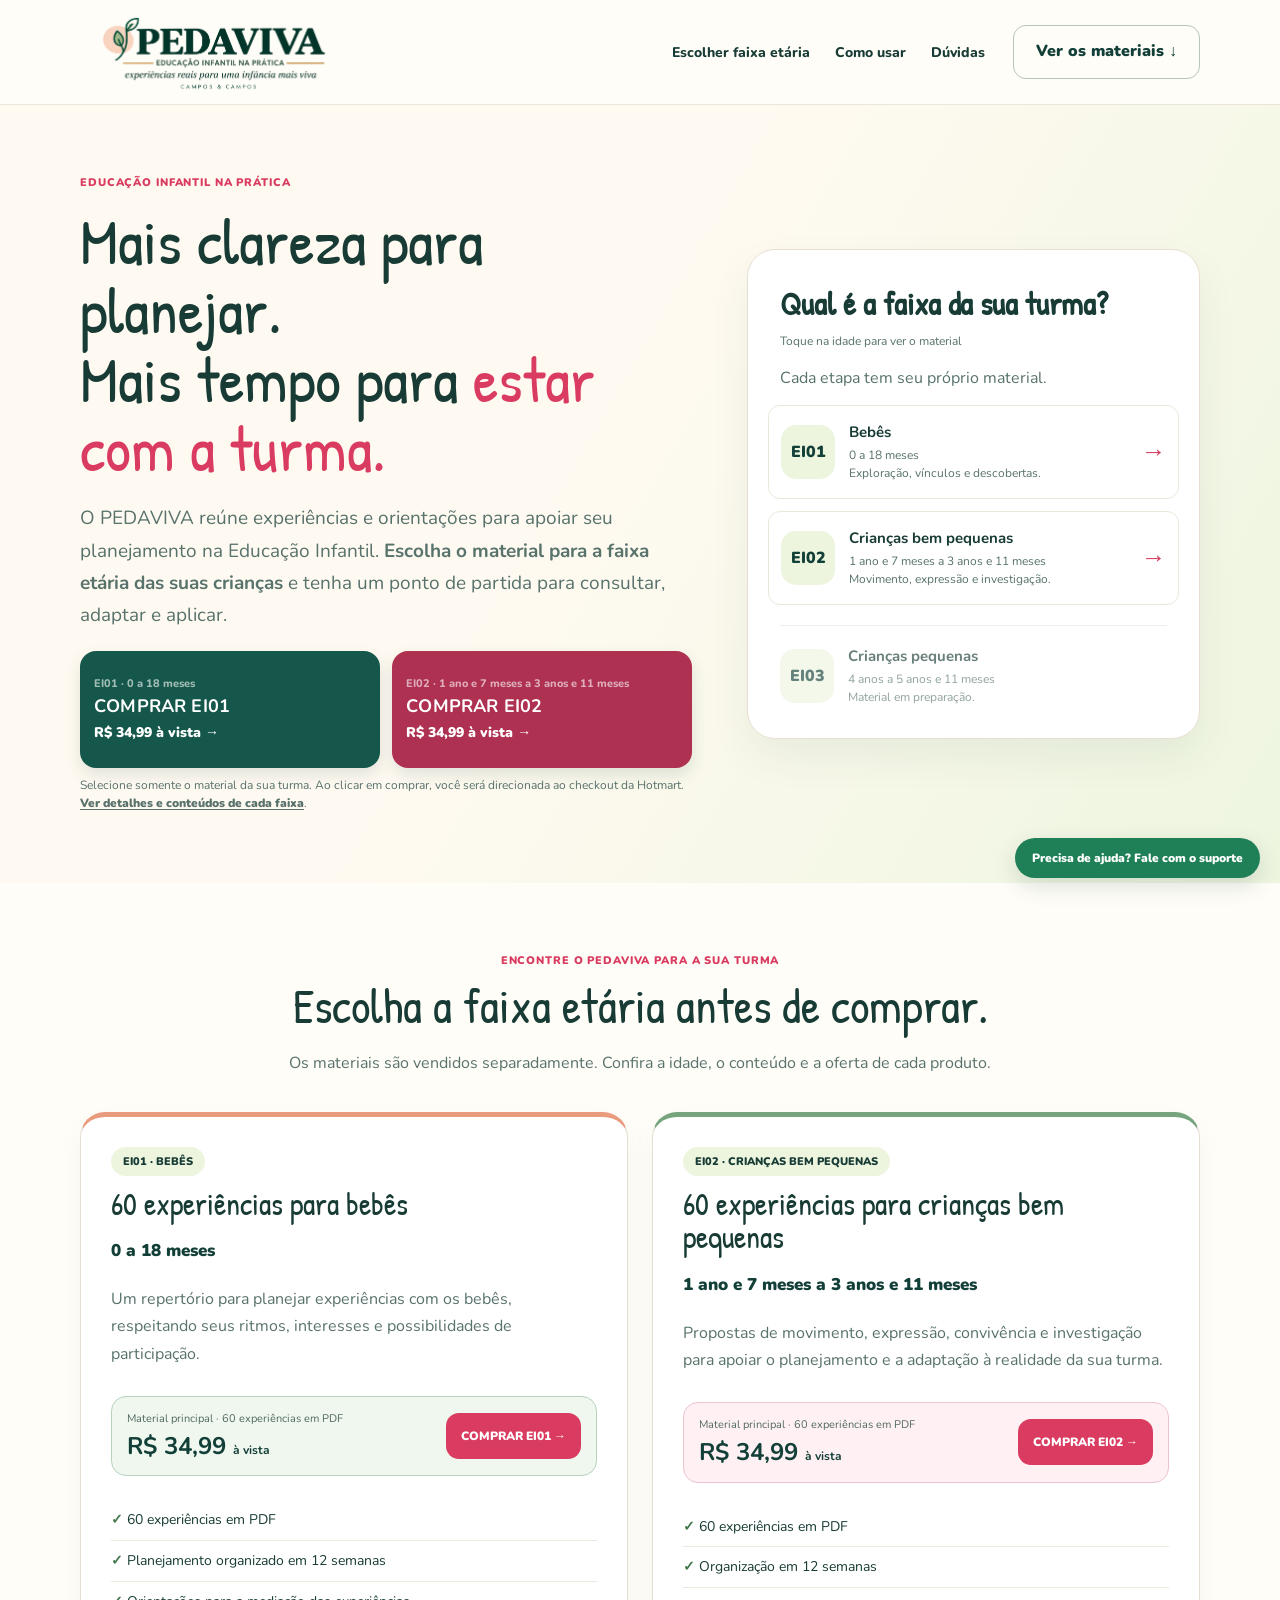
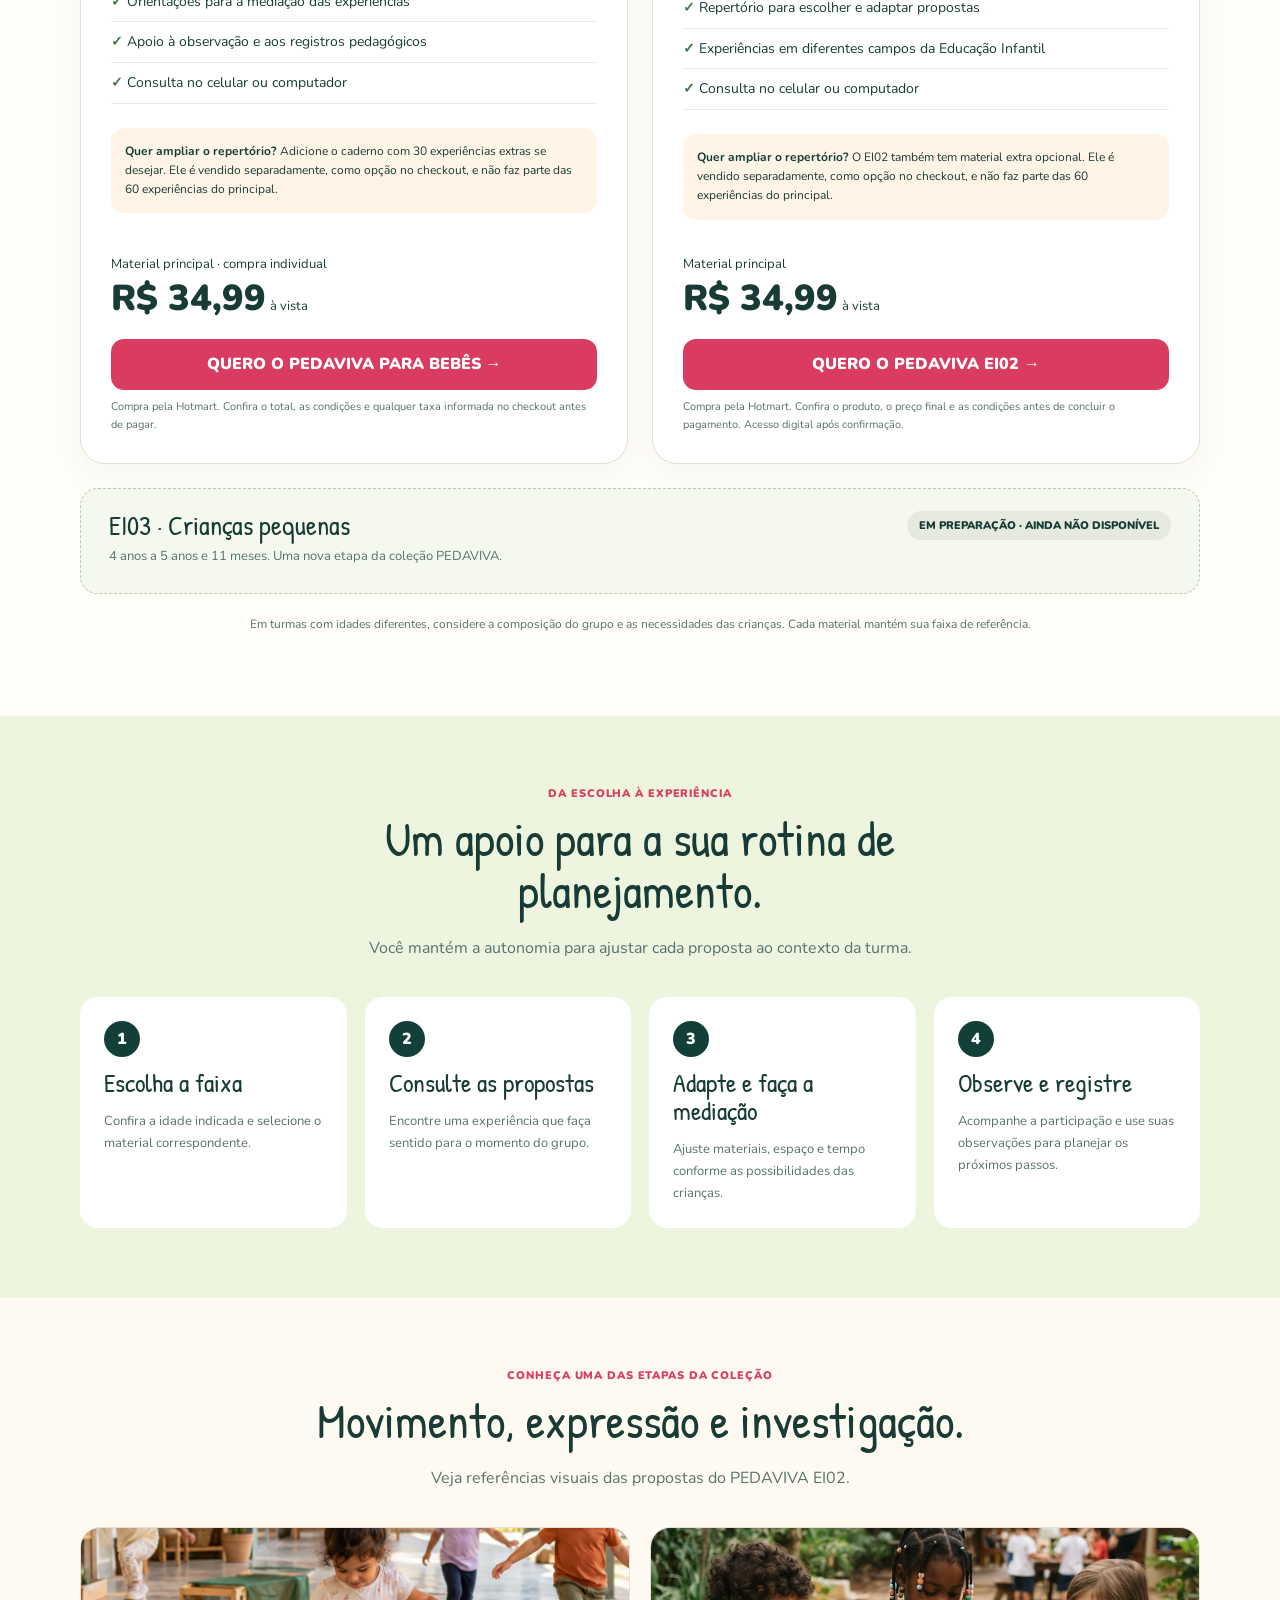
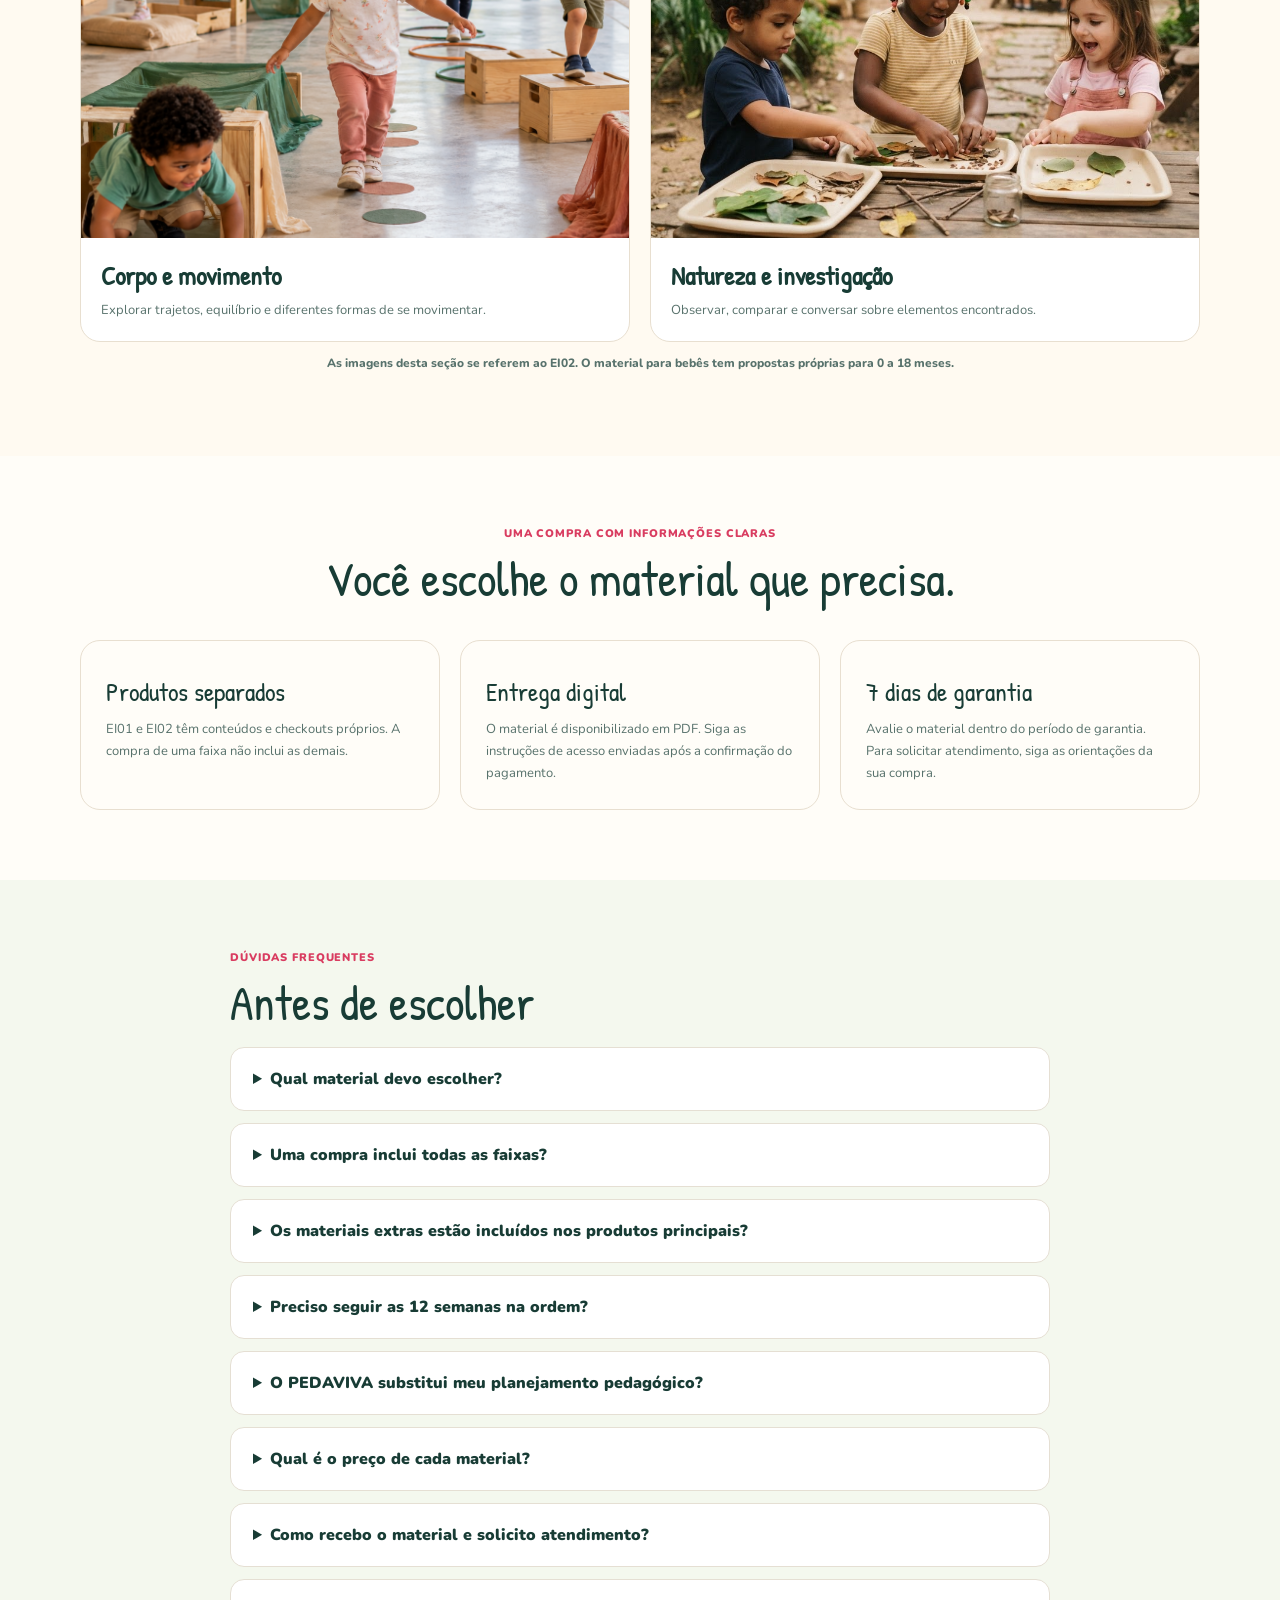
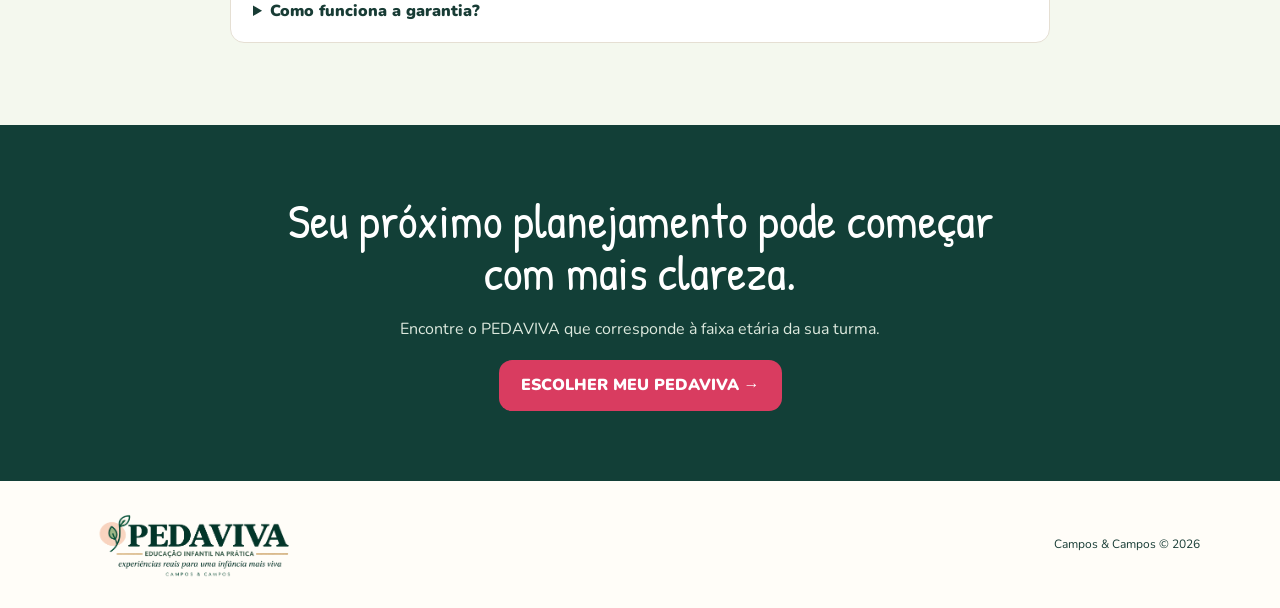
<file: index.html>
<!doctype html>
<html lang="pt-BR"><head><meta charset="utf-8"><meta name="viewport" content="width=device-width,initial-scale=1">
<title>PEDAVIVA | Escolha o material para a faixa etária da sua turma</title>
<meta name="description" content="Planeje a Educação Infantil com o PEDAVIVA. Escolha o material para bebês de 0 a 18 meses ou crianças de 1 ano e 7 meses a 3 anos e 11 meses.">
<meta name="theme-color" content="#123f37">
<link rel="preconnect" href="https://fonts.googleapis.com"><link rel="preconnect" href="https://fonts.gstatic.com" crossorigin><link href="https://fonts.googleapis.com/css2?family=Nunito:wght@400;600;700;800;900&family=Patrick+Hand&display=swap" rel="stylesheet">
<!-- Meta Pixel Code --><script>!function(f,b,e,v,n,t,s){if(f.fbq)return;n=f.fbq=function(){n.callMethod?n.callMethod.apply(n,arguments):n.queue.push(arguments)};if(!f._fbq)f._fbq=n;n.push=n;n.loaded=!0;n.version='2.0';n.queue=[];t=b.createElement(e);t.async=!0;t.src=v;s=b.getElementsByTagName(e)[0];s.parentNode.insertBefore(t,s)}(window,document,'script','https://connect.facebook.net/en_US/fbevents.js');fbq('init','1108763338752121');fbq('track','PageView');fbq('track','ViewContent',{content_name:'PEDAVIVA',content_category:'Educação Infantil'});</script><noscript><img height="1" width="1" style="display:none" src="https://www.facebook.com/tr?id=1108763338752121&ev=PageView&noscript=1" alt=""></noscript><!-- End Meta Pixel Code -->
<link rel="icon" type="image/png" href="assets/logo-oficial.png"><meta property="og:title" content="PEDAVIVA — Escolha o material para a sua turma"><meta property="og:description" content="60 experiências por faixa etária, em PDF. Escolha EI01 ou EI02 e planeje com mais clareza."><meta property="og:type" content="website"><meta property="og:url" content="https://camposecampos.github.io/pedaviva/"><meta property="og:image" content="https://camposecampos.github.io/pedaviva/assets/logo-oficial.png"><style>
:root{--deep:#123f37;--pink:#d93c60;--cream:#fffaf1;--mint:#edf5df;--ink:#183c35;--muted:#58726c}*{box-sizing:border-box}html{scroll-behavior:smooth}body{margin:0;font-family:Nunito,sans-serif;color:var(--ink);background:#fffdf8}img{max-width:100%;display:block}a{color:inherit}.wrap{width:min(1120px,calc(100% - 40px));margin:auto}header{position:sticky;top:0;background:#fffdf8f5;border-bottom:1px solid #ece6da;z-index:20}.nav{display:flex;gap:28px;align-items:center;min-height:78px}.brand{text-decoration:none;display:flex;align-items:center;flex-shrink:0;width:270px}.brand img{width:100%;height:auto;display:block}.nav{min-height:104px}.leaf{width:35px;height:35px;background:#f8d9cd;color:#47745e;border-radius:50%;display:grid;place-items:center;font-size:25px}.brand strong{display:block;font-family:Georgia,serif;letter-spacing:.02em;font-size:27px;color:#185847}.brand small{display:block;font-size:8px;letter-spacing:.08em}nav{margin-left:auto;display:flex;gap:25px}nav a{text-decoration:none;font-weight:800;font-size:14px}.button{display:inline-flex;align-items:center;justify-content:center;gap:8px;border-radius:13px;padding:15px 22px;background:var(--pink);color:white;text-decoration:none;font-weight:900;border:0;font-family:inherit;cursor:pointer;line-height:1.35}.button:hover{background:#bf2e50}.secondary{background:transparent;color:var(--deep);border:1px solid #b5c5b9}.secondary:hover{background:var(--mint)}a:focus-visible,button:focus-visible,summary:focus-visible{outline:3px solid #e39418;outline-offset:4px}.tag{font-size:11px;font-weight:900;letter-spacing:.08em;color:var(--pink)}h1,h2,h3{font-family:"Patrick Hand",cursive;font-weight:400;line-height:1.08}h1{font-size:clamp(42px,5vw,64px);margin:16px 0 20px}h2{font-size:clamp(35px,4vw,48px);margin:12px 0 18px}h3{font-size:31px;margin:12px 0}p{line-height:1.7;color:var(--muted)}section{padding:70px 0;scroll-margin-top:95px}.hero{background:linear-gradient(120deg,#fffaf1 45%,#edf5df)}.hero-grid{display:grid;grid-template-columns:1.15fr .85fr;gap:55px;align-items:center}.lead{font-size:19px}.hero em{color:var(--pink);font-style:normal}.hero .button{margin:12px 0}.assurance{font-size:12px;line-height:1.6;color:var(--muted)}.hero-panel{border-radius:28px;padding:32px;background:#fff;border:1px solid #e8dfd0;box-shadow:0 18px 40px #123f3710}.hero-panel>strong{display:block;font-family:"Patrick Hand",cursive;font-size:32px}.age-line{display:flex;gap:14px;align-items:center;margin-top:20px;padding-top:20px;border-top:1px solid #e8e5dc;text-decoration:none}.age-line>span:first-child{display:grid;place-items:center;width:54px;height:54px;flex-shrink:0;background:var(--mint);border-radius:15px;font-weight:900;color:var(--deep)}.age-line b{display:block;font-size:15px}.age-line small{display:block;margin-top:4px;color:var(--muted);font-size:12px;line-height:1.5}.section-head{max-width:760px;margin:0 auto 35px;text-align:center}.product-grid{display:grid;grid-template-columns:repeat(2,minmax(0,1fr));gap:24px}.product{border-radius:25px;padding:30px;background:white;border:1px solid #e5dfd3;box-shadow:0 12px 30px #123f3709;scroll-margin-top:100px;display:flex;flex-direction:column}.product.ei01{border-top:5px solid #e99b7e}.product.ei02{border-top:5px solid #76a47d}.badge{display:inline-flex;align-self:flex-start;background:var(--mint);padding:7px 12px;border-radius:20px;font-size:11px;font-weight:900}.age{font-size:17px;font-weight:900;margin:4px 0;color:var(--deep)}.product ul{padding:0;list-style:none;margin:12px 0 24px}.product li{line-height:1.55;padding:9px 0;border-bottom:1px solid #eee9de;font-size:14px}.product li::before{content:"✓ ";color:#42784c;font-weight:900}.price{margin-top:auto;padding-top:12px}.price small{font-size:13px}.price strong{font-size:36px;font-weight:900}.product .button{width:100%;margin:16px 0 8px}.purchase-note{font-size:11px;margin:0;line-height:1.6}.extra{background:#fff4e6;border-radius:13px;padding:14px;font-size:12px;line-height:1.6;margin-bottom:20px}.extra b{color:var(--deep)}.upcoming{border:1px dashed #b9c8b6;border-radius:18px;display:flex;align-items:center;gap:25px;padding:22px 28px;margin-top:24px;background:#f4f8ee}.upcoming h3{font-size:27px;margin:0}.upcoming p{margin:4px 0;font-size:13px}.upcoming .badge{margin-left:auto;background:#e6e9df;white-space:nowrap}.selection-note{font-size:12px;text-align:center;margin-top:20px}.how{background:var(--mint)}.steps{display:grid;grid-template-columns:repeat(4,minmax(0,1fr));gap:18px}.steps article{background:white;border-radius:18px;padding:24px}.number{display:grid;place-items:center;width:36px;height:36px;border-radius:50%;background:var(--deep);color:white;font-weight:900}.steps h3{font-size:26px}.steps p{font-size:13px;margin-bottom:0}.samples{background:#fffaf1}.sample-grid{display:grid;grid-template-columns:1fr 1fr;gap:20px}.sample-grid figure{margin:0;background:white;border-radius:20px;overflow:hidden;border:1px solid #e8dfd0}.sample-grid img{width:100%;height:310px;object-fit:cover}.sample-grid figcaption{padding:20px}.sample-grid b{font-family:"Patrick Hand",cursive;font-size:26px}.sample-grid p{font-size:13px;margin:6px 0 0}.sample-label{font-size:12px;font-weight:800;text-align:center;line-height:1.6}.confidence-grid{display:grid;grid-template-columns:repeat(3,minmax(0,1fr));gap:20px}.confidence-grid article{border:1px solid #e8dfd0;border-radius:20px;padding:25px}.confidence-grid h3{font-size:26px}.confidence-grid p{font-size:13px;margin:0}.faq{background:#f4f8ee}.narrow{max-width:820px}.faq details{background:white;border:1px solid #e5dfd3;padding:19px 22px;margin:12px 0;border-radius:14px}.faq summary{cursor:pointer;font-weight:900;line-height:1.5}.faq details p{font-size:14px;margin-bottom:0}.last{text-align:center;background:var(--deep);color:white}.last p{color:#dde9de}.last h2{max-width:750px;margin:0 auto 18px}footer{padding:25px 0}.footer-line{display:flex;gap:20px;justify-content:space-between;font-size:12px}.support{position:fixed;bottom:22px;right:20px;z-index:30;border-radius:99px;background:#1f8057;color:white;padding:12px 17px;text-decoration:none;font-size:12px;font-weight:900;box-shadow:0 8px 22px #123f3725}.mobile-bar{display:none}.product:target{box-shadow:0 0 0 3px #e6b257,0 12px 30px #123f3709}
@media(max-width:850px){nav{gap:14px}.nav>.button{display:none}.hero-grid{grid-template-columns:1fr;gap:30px}.hero-panel{max-width:650px}.steps{grid-template-columns:1fr 1fr}.confidence-grid{grid-template-columns:1fr}.product{padding:24px}.upcoming{flex-wrap:wrap}.sample-grid img{height:260px}}
@media(max-width:600px){.wrap{width:calc(100% - 28px)}.nav{min-height:68px;gap:15px}.brand{width:195px}.brand strong{font-size:23px}.brand small{font-size:6px}.leaf{width:29px;height:29px}nav a{font-size:11px}nav a:not(:first-child){display:none}section{padding:48px 0}.hero-panel{padding:24px}.lead{font-size:17px}.product-grid,.sample-grid,.steps{grid-template-columns:1fr}.product h3{font-size:32px}.upcoming{padding:22px}.upcoming .badge{margin-left:0}.footer-line{flex-direction:column;gap:8px}.support{bottom:85px;right:12px;padding:10px 13px;font-size:11px}body{padding-bottom:75px}.mobile-bar{display:flex;position:fixed;bottom:8px;left:8px;right:8px;z-index:31;padding:10px 12px;background:white;border:1px solid #e5dfd3;border-radius:16px;box-shadow:0 8px 25px #123f3725;align-items:center;justify-content:space-between;gap:12px}.mobile-bar span{font-size:11px;font-weight:900}.mobile-bar .button{padding:12px 14px;font-size:11px}.sample-grid img{height:auto}.hero .button{width:100%}}
@media(prefers-reduced-motion:reduce){html{scroll-behavior:auto}}

.choice-hint{display:block;color:var(--muted);font-size:12px;margin-top:8px}
a.age-line{border-radius:12px;padding:16px 12px;margin:12px -12px 0;border:1px solid #e6eadd;transition:background .2s,transform .2s}
a.age-line:hover{background:#f1f7e7;transform:translateY(-2px)}
a.age-line:after{content:"→";margin-left:auto;color:var(--pink);font-size:25px}
.age-line.unavailable{opacity:.65}
.footer-brand{width:260px;display:block}
.footer-line{align-items:center}
.hero-panel p{margin-bottom:12px}
@media(max-width:850px){.brand{width:230px}.nav{min-height:88px}}
@media(max-width:600px){.brand{width:190px}.nav{min-height:80px}section{scroll-margin-top:92px}.footer-brand{width:250px}.footer-line{align-items:flex-start}.age-line b{font-size:14px}}

/* PEDAVIVA | Acesso ao checkout em destaque — mantém checkout individual por faixa */
.hero-buy{display:grid;grid-template-columns:repeat(2,minmax(0,1fr));gap:12px;margin:19px 0 8px}
.hero-buy>a{display:flex;flex-direction:column;align-items:flex-start;justify-content:center;min-height:117px;gap:5px;padding:15px 14px;border-radius:16px;text-decoration:none;background:#15584b;color:white;box-shadow:0 7px 16px #123f3720;transition:transform .16s ease,box-shadow .16s ease}
.hero-buy>a:nth-child(2){background:#ae3151}
.hero-buy>a:hover{transform:translateY(-2px);box-shadow:0 11px 24px #123f3730}
.hero-buy>a small{font-size:11px;line-height:1.3;font-weight:800;color:#fff9}
.hero-buy>a strong{font-size:18px;line-height:1.22;letter-spacing:.01em}
.hero-buy>a span{font-size:14px;font-weight:900;color:#fff}
.hero-buy-note{font-size:12px;line-height:1.55;margin:6px 0 0}
.hero-buy-note a{font-weight:900;text-decoration:underline;text-underline-offset:2px}
.quick-buy{display:flex;align-items:center;justify-content:space-between;flex-wrap:wrap;gap:12px;margin:12px 0 12px;padding:15px;border:1px solid #b8d1bd;border-radius:15px;background:#eff7ef}
.quick-buy>div{display:flex;flex-direction:column;gap:5px}
.quick-buy small{font-size:11px;line-height:1.35;color:#506961}
.quick-buy strong{font-size:24px;line-height:1.2;color:var(--deep);white-space:nowrap}
.quick-buy strong span{font-size:12px;font-weight:700}
.product .quick-buy .button{width:auto;margin:0;padding:13px 15px;min-height:46px;font-size:12px}
.product.ei02 .quick-buy{background:#fff1f3;border-color:#edc3cf}
.mobile-bar{gap:8px}
.mobile-buy{flex:1;min-width:0;display:flex;flex-direction:column;justify-content:center;align-items:center;text-align:center;gap:2px;padding:9px 5px;border-radius:12px;color:white;background:#15584b;text-decoration:none}
.mobile-buy.ei02{background:#ae3151}
.mobile-buy small{font-size:9px;font-weight:700;line-height:1.15;min-height:21px;display:flex;align-items:center;justify-content:center}
.mobile-buy strong{font-size:12px;line-height:1.25;font-weight:900}
.mobile-buy span{font-size:11px;line-height:1.1;font-weight:800}
@media(max-width:600px){body{padding-bottom:112px}.mobile-bar{bottom:6px;left:7px;right:7px;padding:7px;gap:7px;box-shadow:0 9px 25px #123f3744}.support{bottom:109px}.hero-buy{gap:8px}.hero-buy>a{min-height:105px;padding:12px 10px}.hero-buy>a strong{font-size:15px}.hero-buy>a span{font-size:12px}.hero-buy>a small{font-size:10px}.quick-buy{align-items:stretch}.quick-buy .button{flex:1;white-space:nowrap}}
@media(max-width:360px){.mobile-buy strong{font-size:11px}.mobile-buy small{font-size:8px}.quick-buy strong{font-size:22px}.hero-buy>a strong{font-size:14px}}

/* FIX: imagem do rodapé no iPhone — evita altura HTML fixa com largura limitada */
.footer-brand{display:inline-flex;align-items:center;max-width:100%;width:230px;overflow:hidden}
.footer-brand img{display:block;width:100%;max-width:100%;height:auto;max-height:82px;object-fit:contain;object-position:left center;flex-shrink:0}
.footer-line{align-items:center}
@media(max-width:600px){footer{padding:20px 0}.footer-brand{width:190px;max-width:100%}.footer-brand img{width:100%;height:auto;max-height:70px}.footer-line{align-items:flex-start;gap:10px}}
</style></head><body>
<header><div class="wrap nav"><a class="brand" href="#inicio" aria-label="PEDAVIVA — início"><img src="assets/logo-oficial.png" alt="PEDAVIVA — Educação Infantil na Prática, Campos &amp; Campos" width="2172" height="724" fetchpriority="high"></a><nav aria-label="Menu principal"><a href="#faixas">Escolher faixa etária</a><a href="#como-usar">Como usar</a><a href="#faq">Dúvidas</a></nav><a class="button secondary" href="#faixas">Ver os materiais ↓</a></div></header>
<main id="inicio">
<section class="hero"><div class="wrap hero-grid"><div><div class="tag">EDUCAÇÃO INFANTIL NA PRÁTICA</div><h1>Mais clareza para planejar.<br>Mais tempo para <em>estar com a turma.</em></h1><p class="lead">O PEDAVIVA reúne experiências e orientações para apoiar seu planejamento na Educação Infantil. <b>Escolha o material para a faixa etária das suas crianças</b> e tenha um ponto de partida para consultar, adaptar e aplicar.</p><div class="hero-buy" aria-label="Compra rápida por faixa etária">
<a class="checkout-link" data-product="PEDAVIVA EI01" data-content-id="pedaviva_ei01" data-value="34.99" href="https://pay.hotmart.com/P107945677Q?checkoutMode=10"><small>EI01 · 0 a 18 meses</small><strong>COMPRAR EI01</strong><span>R$ 34,99 à vista →</span></a>
<a class="checkout-link" data-product="PEDAVIVA EI02" data-content-id="pedaviva_ei02" data-value="34.99" href="https://pay.hotmart.com/N107901109J?off=hvl7hrnm&amp;checkoutMode=10"><small>EI02 · 1 ano e 7 meses a 3 anos e 11 meses</small><strong>COMPRAR EI02</strong><span>R$ 34,99 à vista →</span></a>
</div><p class="assurance hero-buy-note">Selecione somente o material da sua turma. Ao clicar em comprar, você será direcionada ao checkout da Hotmart. <a href="#faixas">Ver detalhes e conteúdos de cada faixa</a>.</p></div><div class="hero-panel"><strong>Qual é a faixa da sua turma?</strong><span class="choice-hint">Toque na idade para ver o material</span><p>Cada etapa tem seu próprio material.</p><a class="age-line" href="#ei01"><span>EI01</span><span><b>Bebês</b><small>0 a 18 meses<br>Exploração, vínculos e descobertas.</small></span></a><a class="age-line" href="#ei02"><span>EI02</span><span><b>Crianças bem pequenas</b><small>1 ano e 7 meses a 3 anos e 11 meses<br>Movimento, expressão e investigação.</small></span></a><div class="age-line unavailable" aria-label="EI03 em preparação, ainda não disponível"><span>EI03</span><span><b>Crianças pequenas</b><small>4 anos a 5 anos e 11 meses<br>Material em preparação.</small></span></div></div></div></section>
<section id="faixas"><div class="wrap"><div class="section-head"><div class="tag">ENCONTRE O PEDAVIVA PARA A SUA TURMA</div><h2>Escolha a faixa etária antes de comprar.</h2><p>Os materiais são vendidos separadamente. Confira a idade, o conteúdo e a oferta de cada produto.</p></div>
<div class="product-grid">
<article class="product ei01" id="ei01"><span class="badge">EI01 · BEBÊS</span><h3>60 experiências para bebês</h3><p class="age">0 a 18 meses</p><p>Um repertório para planejar experiências com os bebês, respeitando seus ritmos, interesses e possibilidades de participação.</p><div class="quick-buy"><div><small>Material principal · 60 experiências em PDF</small><strong>R$ 34,99 <span>à vista</span></strong></div><a class="button checkout-link" data-product="PEDAVIVA EI01" data-content-id="pedaviva_ei01" data-value="34.99" href="https://pay.hotmart.com/P107945677Q?checkoutMode=10">COMPRAR EI01 →</a></div><ul><li>60 experiências em PDF</li><li>Planejamento organizado em 12 semanas</li><li>Orientações para a mediação das experiências</li><li>Apoio à observação e aos registros pedagógicos</li><li>Consulta no celular ou computador</li></ul><div class="extra"><b>Quer ampliar o repertório?</b> Adicione o caderno com 30 experiências extras se desejar. Ele é vendido separadamente, como opção no checkout, e não faz parte das 60 experiências do principal.</div><div class="price"><small>Material principal · compra individual</small><br><strong>R$ 34,99</strong> <small>à vista</small></div><a class="button checkout-link" data-product="PEDAVIVA EI01" data-content-id="pedaviva_ei01" data-value="34.99" href="https://pay.hotmart.com/P107945677Q?checkoutMode=10">QUERO O PEDAVIVA PARA BEBÊS →</a><p class="purchase-note">Compra pela Hotmart. Confira o total, as condições e qualquer taxa informada no checkout antes de pagar.</p></article>
<article class="product ei02" id="ei02"><span class="badge">EI02 · CRIANÇAS BEM PEQUENAS</span><h3>60 experiências para crianças bem pequenas</h3><p class="age">1 ano e 7 meses a 3 anos e 11 meses</p><p>Propostas de movimento, expressão, convivência e investigação para apoiar o planejamento e a adaptação à realidade da sua turma.</p><div class="quick-buy"><div><small>Material principal · 60 experiências em PDF</small><strong>R$ 34,99 <span>à vista</span></strong></div><a class="button checkout-link" data-product="PEDAVIVA EI02" data-content-id="pedaviva_ei02" data-value="34.99" href="https://pay.hotmart.com/N107901109J?off=hvl7hrnm&amp;checkoutMode=10">COMPRAR EI02 →</a></div><ul><li>60 experiências em PDF</li><li>Organização em 12 semanas</li><li>Repertório para escolher e adaptar propostas</li><li>Experiências em diferentes campos da Educação Infantil</li><li>Consulta no celular ou computador</li></ul><div class="extra"><b>Quer ampliar o repertório?</b> O EI02 também tem material extra opcional. Ele é vendido separadamente, como opção no checkout, e não faz parte das 60 experiências do principal.</div><div class="price"><small>Material principal</small><br><strong>R$ 34,99</strong> <small>à vista</small></div><a class="button checkout-link" data-product="PEDAVIVA EI02" data-content-id="pedaviva_ei02" data-value="34.99" href="https://pay.hotmart.com/N107901109J?off=hvl7hrnm&amp;checkoutMode=10">QUERO O PEDAVIVA EI02 →</a><p class="purchase-note">Compra pela Hotmart. Confira o produto, o preço final e as condições antes de concluir o pagamento. Acesso digital após confirmação.</p></article>
</div><article class="upcoming"><div><h3>EI03 · Crianças pequenas</h3><p>4 anos a 5 anos e 11 meses. Uma nova etapa da coleção PEDAVIVA.</p></div><span class="badge">EM PREPARAÇÃO · AINDA NÃO DISPONÍVEL</span></article><p class="selection-note">Em turmas com idades diferentes, considere a composição do grupo e as necessidades das crianças. Cada material mantém sua faixa de referência.</p></div></section>
<section class="how" id="como-usar"><div class="wrap"><div class="section-head"><div class="tag">DA ESCOLHA À EXPERIÊNCIA</div><h2>Um apoio para a sua rotina de planejamento.</h2><p>Você mantém a autonomia para ajustar cada proposta ao contexto da turma.</p></div><div class="steps"><article><span class="number">1</span><h3>Escolha a faixa</h3><p>Confira a idade indicada e selecione o material correspondente.</p></article><article><span class="number">2</span><h3>Consulte as propostas</h3><p>Encontre uma experiência que faça sentido para o momento do grupo.</p></article><article><span class="number">3</span><h3>Adapte e faça a mediação</h3><p>Ajuste materiais, espaço e tempo conforme as possibilidades das crianças.</p></article><article><span class="number">4</span><h3>Observe e registre</h3><p>Acompanhe a participação e use suas observações para planejar os próximos passos.</p></article></div></div></section>
<section class="samples" id="experiencias"><div class="wrap"><div class="section-head"><div class="tag">CONHEÇA UMA DAS ETAPAS DA COLEÇÃO</div><h2>Movimento, expressão e investigação.</h2><p>Veja referências visuais das propostas do PEDAVIVA EI02.</p></div><div class="sample-grid"><figure><img src="assets/atividades/corpo-movimento.png" alt="Referência visual de uma proposta de corpo e movimento do PEDAVIVA EI02" loading="lazy"><figcaption><b>Corpo e movimento</b><p>Explorar trajetos, equilíbrio e diferentes formas de se movimentar.</p></figcaption></figure><figure><img src="assets/atividades/natureza-investigacao.jpg" alt="Referência visual de uma proposta de investigação da natureza do PEDAVIVA EI02" loading="lazy"><figcaption><b>Natureza e investigação</b><p>Observar, comparar e conversar sobre elementos encontrados.</p></figcaption></figure></div><p class="sample-label">As imagens desta seção se referem ao EI02. O material para bebês tem propostas próprias para 0 a 18 meses.</p></div></section>
<section id="material"><div class="wrap"><div class="section-head"><div class="tag">UMA COMPRA COM INFORMAÇÕES CLARAS</div><h2>Você escolhe o material que precisa.</h2></div><div class="confidence-grid"><article><h3>Produtos separados</h3><p>EI01 e EI02 têm conteúdos e checkouts próprios. A compra de uma faixa não inclui as demais.</p></article><article><h3>Entrega digital</h3><p>O material é disponibilizado em PDF. Siga as instruções de acesso enviadas após a confirmação do pagamento.</p></article><article><h3>7 dias de garantia</h3><p>Avalie o material dentro do período de garantia. Para solicitar atendimento, siga as orientações da sua compra.</p></article></div></div></section>
<section class="faq" id="faq"><div class="wrap narrow"><div class="tag">DÚVIDAS FREQUENTES</div><h2>Antes de escolher</h2><details><summary>Qual material devo escolher?</summary><p>Para bebês de 0 a 18 meses, escolha o EI01. Para crianças de 1 ano e 7 meses a 3 anos e 11 meses, escolha o EI02. O EI03, para crianças de 4 anos a 5 anos e 11 meses, está em preparação e ainda não está à venda.</p></details><details><summary>Uma compra inclui todas as faixas?</summary><p>Não. Cada faixa é um produto separado. O botão de compra leva ao checkout do material indicado no cartão.</p></details><details><summary>Os materiais extras estão incluídos nos produtos principais?</summary><p>Não. EI01 e EI02 têm materiais extras opcionais, vendidos separadamente e oferecidos no checkout. O principal de cada faixa contém 60 experiências. No EI01, o caderno complementar reúne 30 experiências extras. Você pode comprar o material principal de qualquer uma das duas faixas sem adicionar o complemento.</p></details><details><summary>Preciso seguir as 12 semanas na ordem?</summary><p>Não. A sequência ajuda na organização, mas você pode escolher e adaptar as propostas conforme o contexto, os interesses e as necessidades das crianças.</p></details><details><summary>O PEDAVIVA substitui meu planejamento pedagógico?</summary><p>O PEDAVIVA oferece repertório e organização. A observação das crianças, a intencionalidade pedagógica e as decisões da educadora continuam essenciais.</p></details><details><summary>Qual é o preço de cada material?</summary><p>O material principal EI01 custa R$ 34,99 à vista, e o material principal EI02 também custa R$ 34,99 à vista. Complementos são vendidos separadamente. Revise o total e qualquer taxa informada na plataforma de pagamento antes de concluir a compra.</p></details><details><summary>Como recebo o material e solicito atendimento?</summary><p>Após a confirmação do pagamento, siga as instruções de acesso da plataforma de compra. Para dúvidas, use o suporte indicado na compra ou o WhatsApp desta página.</p></details><details><summary>Como funciona a garantia?</summary><p>Você tem 7 dias de garantia para avaliar o material. Se precisar solicitar reembolso, siga as orientações disponibilizadas no ambiente da compra.</p></details></div></section>
<section class="last"><div class="wrap"><h2>Seu próximo planejamento pode começar com mais clareza.</h2><p>Encontre o PEDAVIVA que corresponde à faixa etária da sua turma.</p><a class="button" href="#faixas">ESCOLHER MEU PEDAVIVA →</a></div></section>
</main><a class="support" href="https://wa.me/5519997141455?text=Ol%C3%A1%21%20Gostaria%20de%20ajuda%20para%20escolher%20a%20faixa%20do%20PEDAVIVA." target="_blank" rel="noopener">Precisa de ajuda? Fale com o suporte</a><div class="mobile-bar" aria-label="Acesso rápido ao checkout"><a class="checkout-link mobile-buy ei01" data-product="PEDAVIVA EI01" data-content-id="pedaviva_ei01" data-value="34.99" href="https://pay.hotmart.com/P107945677Q?checkoutMode=10"><small>Bebês · 0–18 meses</small><strong>COMPRAR EI01</strong><span>R$ 34,99 →</span></a><a class="checkout-link mobile-buy ei02" data-product="PEDAVIVA EI02" data-content-id="pedaviva_ei02" data-value="34.99" href="https://pay.hotmart.com/N107901109J?off=hvl7hrnm&amp;checkoutMode=10"><small>1 ano e 7 meses–3 anos e 11 meses</small><strong>COMPRAR EI02</strong><span>R$ 34,99 →</span></a></div><footer><div class="wrap footer-line"><a class="footer-brand" href="#inicio" aria-label="PEDAVIVA — voltar ao início"><img src="assets/logo-oficial.png" alt="PEDAVIVA — Educação Infantil na Prática, Campos &amp; Campos" loading="lazy" decoding="async"></a><span>Campos &amp; Campos © 2026</span></div></footer>
<script>
const trackingKeys=['utm_source','utm_medium','utm_campaign','utm_content','utm_term','fbclid'];
const params=new URLSearchParams(location.search);
document.querySelectorAll('.checkout-link').forEach(link=>{
 const url=new URL(link.href);
 trackingKeys.forEach(key=>{const value=params.get(key);if(value)url.searchParams.set(key,value)});
 link.href=url.toString();
 link.addEventListener('click',()=>{
  try{sessionStorage.setItem('pedaviva_checkout_click',new Date().toISOString())}catch(e){}
  if(typeof fbq==='function')fbq('track','InitiateCheckout',{value:Number(link.dataset.value),currency:'BRL',content_name:link.dataset.product,content_ids:[link.dataset.contentId],content_type:'product',content_category:'Educação Infantil'});
 });
});
</script></body></html>
</file>
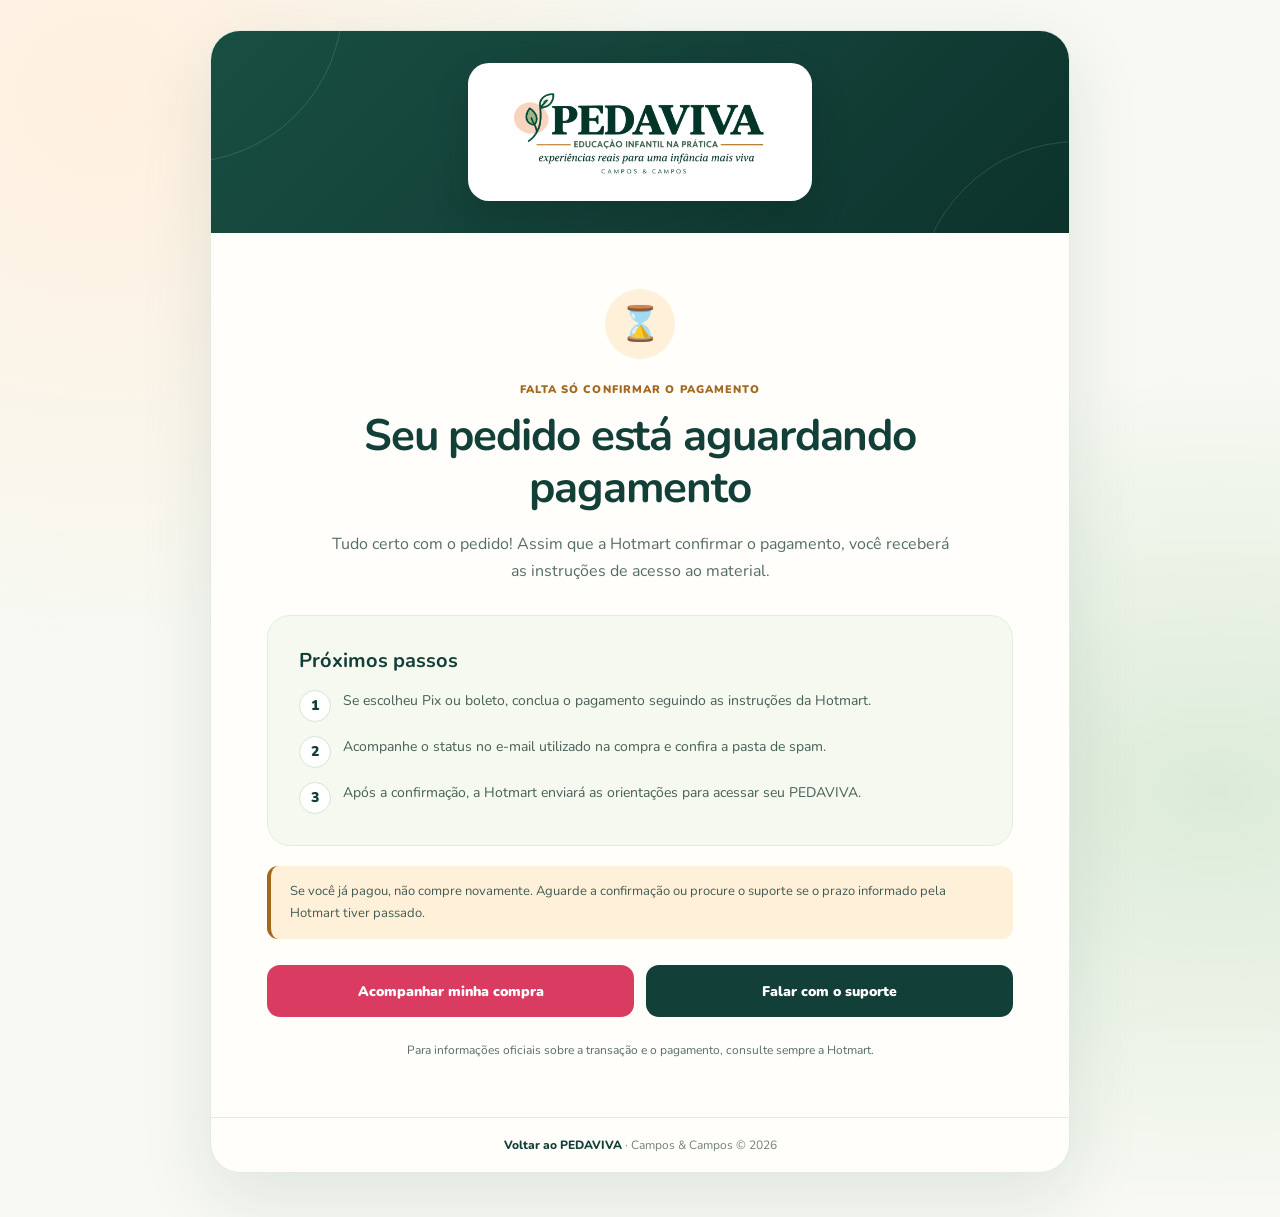
<file: aguardando-pagamento/index.html>
<!doctype html>
<html lang="pt-BR">
<head><meta charset="utf-8"><meta name="viewport" content="width=device-width,initial-scale=1"><meta name="robots" content="noindex,nofollow"><meta name="theme-color" content="#123f37">
<title>Seu pedido está aguardando pagamento | PEDAVIVA</title><meta name="description" content="Orientações do PEDAVIVA sobre o status da sua compra e acesso ao material digital."><style>@import url('https://fonts.googleapis.com/css2?family=Nunito:wght@400;500;600;700;800;900&display=swap');
:root{--green:#123f37;--green2:#16584b;--pink:#d93c60;--ink:#193f36;--muted:#566d66;--edge:#e4eadf;--accent:#a4671d;--soft:#fff1d9}*{box-sizing:border-box}html{scroll-behavior:smooth}body{margin:0;background:radial-gradient(ellipse at 8% 8%,#fff0df 0,transparent 34%),radial-gradient(ellipse at 95% 65%,#dcebd9 0,transparent 37%),#f7f9f2;font-family:Nunito,system-ui,-apple-system,Segoe UI,Arial,sans-serif;color:var(--ink);min-height:100vh}a:focus-visible{outline:3px solid #eaa93b;outline-offset:4px}.frame{width:min(860px,calc(100% - 32px));margin:30px auto 44px;border-radius:30px;overflow:hidden;background:#fffefa;border:1px solid var(--edge);box-shadow:0 24px 75px rgba(18,63,55,.10)}.banner{min-height:202px;display:grid;place-items:center;position:relative;overflow:hidden;background:linear-gradient(135deg,#194e42,var(--green) 60%,#0c322b);padding:30px}.banner:before,.banner:after{content:"";position:absolute;border:1px solid #ffffff20;border-radius:50%;width:320px;height:320px;pointer-events:none}.banner:before{left:-190px;top:-190px}.banner:after{right:-170px;bottom:-230px}.brand-card{display:grid;place-items:center;width:min(344px,100%);background:#fff;border-radius:21px;padding:18px 20px;box-shadow:0 18px 36px #081b1633;position:relative;z-index:1}.brand-card img{display:block;width:100%;height:auto}.main{padding:clamp(24px,5vw,56px)}.intro{text-align:center;max-width:630px;margin:auto}.state-icon{display:grid;place-items:center;width:70px;height:70px;border-radius:50%;background:var(--soft);color:var(--accent);font-size:34px;font-weight:900;margin:0 auto 18px}.eyebrow{display:inline-block;color:var(--accent);font-size:11px;font-weight:900;letter-spacing:.1em;margin-bottom:8px}h1{font-size:clamp(30px,4.8vw,44px);line-height:1.18;letter-spacing:-.025em;color:var(--green);margin:6px 0 16px}p{color:var(--muted);font-size:15px;line-height:1.7}.intro p{font-size:16px;margin:0}.section{margin-top:30px;background:#f5f9f0;border:1px solid #e3eddf;border-radius:23px;padding:clamp(21px,4vw,31px)}.section h2{font-size:20px;color:var(--green);margin:0 0 16px}.steps{counter-reset:step;list-style:none;padding:0;margin:0;display:grid;gap:14px}.steps li{display:grid;grid-template-columns:32px 1fr;gap:12px;align-items:start;font-size:14px;line-height:1.6;color:#445f56}.steps li:before{counter-increment:step;content:counter(step);display:grid;place-items:center;background:white;border:1px solid #d8e4d7;border-radius:50%;width:30px;height:30px;color:var(--green);font-weight:900}.alert{margin-top:20px;background:var(--soft);border-left:4px solid var(--accent);border-radius:11px;padding:15px 19px;font-size:13px;color:#425a52;line-height:1.65}.actions{display:grid;grid-template-columns:1fr 1fr;gap:12px;margin-top:26px}.btn{display:flex;justify-content:center;align-items:center;text-align:center;text-decoration:none;background:var(--pink);color:#fff;border-radius:13px;font-weight:900;min-height:52px;padding:13px 18px;font-size:14px;transition:transform .15s,filter .15s}.btn:hover{transform:translateY(-2px);filter:brightness(.96)}.btn.secondary{background:var(--green)}.disclaimer{font-size:12px;line-height:1.65;margin:24px 0 0;text-align:center}.foot{border-top:1px solid var(--edge);padding:19px 24px;text-align:center;font-size:12px;color:#728179}.foot a{color:var(--green);font-weight:800;text-decoration:none}@media(max-width:600px){.frame{width:calc(100% - 20px);margin:10px auto 24px;border-radius:22px}.banner{min-height:155px;padding:24px}.brand-card{max-width:290px;padding:13px;border-radius:17px}.main{padding:26px 20px}.section{margin-top:24px}.actions{grid-template-columns:1fr}.btn{width:100%}}@media(prefers-reduced-motion:reduce){html{scroll-behavior:auto}.btn{transition:none}}</style></head>
<body><div class="frame"><header class="banner"><div class="brand-card"><img src="../assets/logo-oficial.png" alt="PEDAVIVA — Educação Infantil na Prática"></div></header><main class="main"><div class="intro"><div class="state-icon" aria-hidden="true">⌛</div><span class="eyebrow">FALTA SÓ CONFIRMAR O PAGAMENTO</span><h1>Seu pedido está aguardando pagamento</h1><p>Tudo certo com o pedido! Assim que a Hotmart confirmar o pagamento, você receberá as instruções de acesso ao material.</p></div><section class="section" aria-labelledby="steps-heading"><h2 id="steps-heading">Próximos passos</h2><ol class="steps"><li>Se escolheu Pix ou boleto, conclua o pagamento seguindo as instruções da Hotmart.</li><li>Acompanhe o status no e-mail utilizado na compra e confira a pasta de spam.</li><li>Após a confirmação, a Hotmart enviará as orientações para acessar seu PEDAVIVA.</li></ol></section><aside class="alert">Se você já pagou, não compre novamente. Aguarde a confirmação ou procure o suporte se o prazo informado pela Hotmart tiver passado.</aside><div class="actions"><a class="btn" href="https://consumer.hotmart.com/" target="_blank" rel="noopener noreferrer">Acompanhar minha compra</a><a class="btn secondary" href="https://wa.me/5519997141455?text=Ol%C3%A1!%20Preciso%20de%20ajuda%20com%20o%20pagamento%20pendente%20do%20PEDAVIVA." target="_blank" rel="noopener noreferrer">Falar com o suporte</a></div><p class="disclaimer">Para informações oficiais sobre a transação e o pagamento, consulte sempre a Hotmart.</p></main><footer class="foot"><a href="../">Voltar ao PEDAVIVA</a> · Campos &amp; Campos © 2026</footer></div></body></html>
</file>
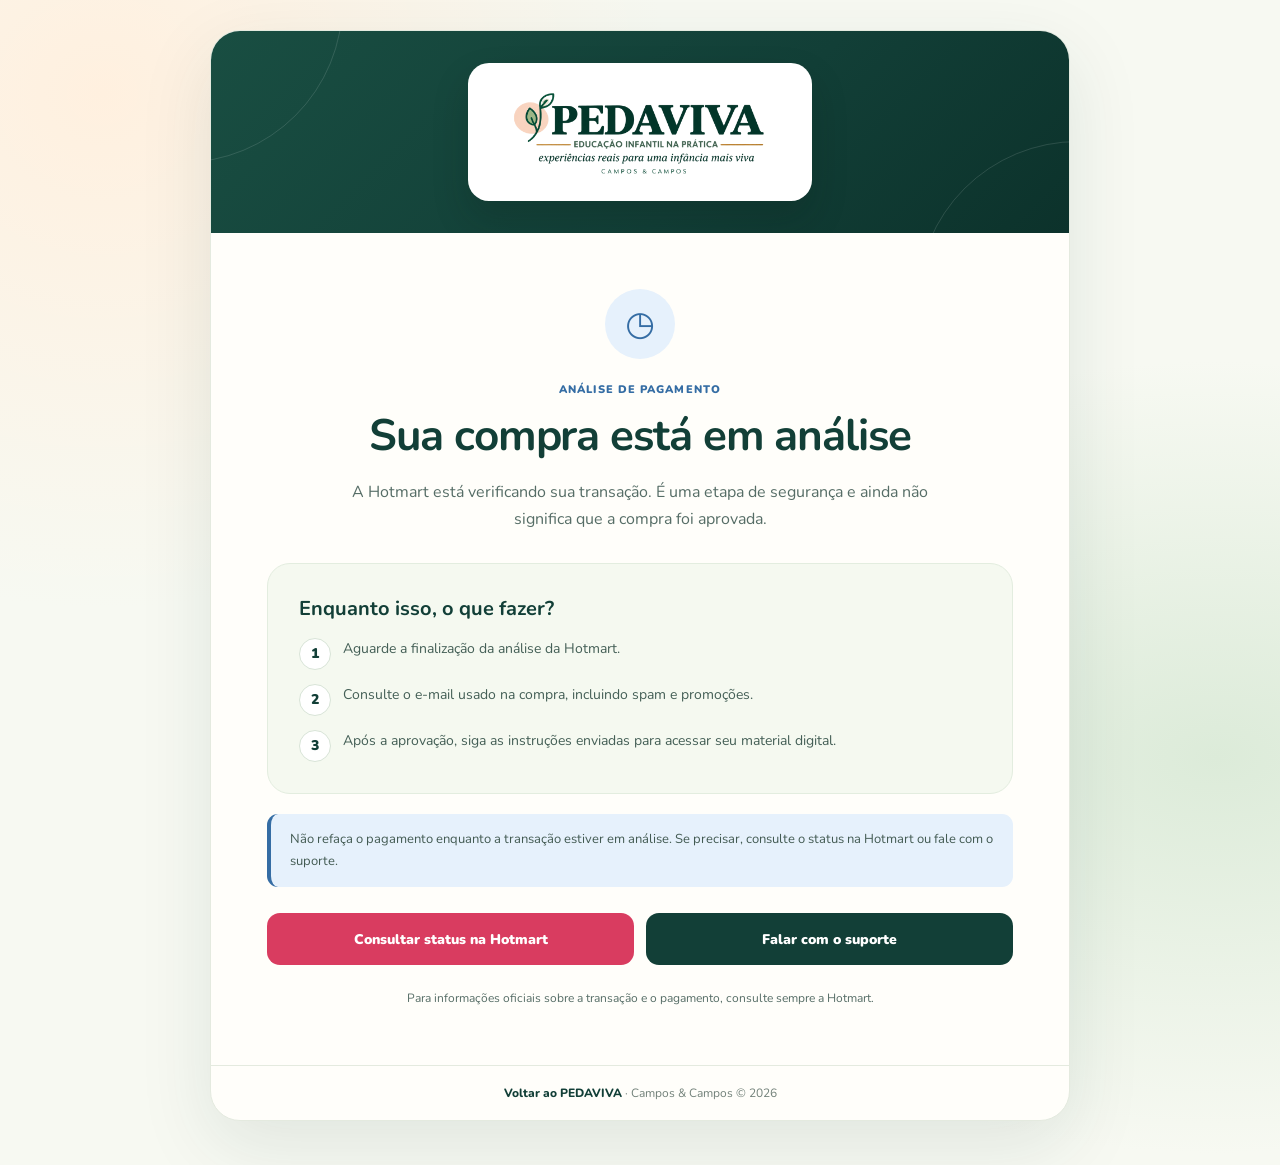
<file: analise-credito/index.html>
<!doctype html>
<html lang="pt-BR">
<head><meta charset="utf-8"><meta name="viewport" content="width=device-width,initial-scale=1"><meta name="robots" content="noindex,nofollow"><meta name="theme-color" content="#123f37">
<title>Sua compra está em análise | PEDAVIVA</title><meta name="description" content="Orientações do PEDAVIVA sobre o status da sua compra e acesso ao material digital."><style>@import url('https://fonts.googleapis.com/css2?family=Nunito:wght@400;500;600;700;800;900&display=swap');
:root{--green:#123f37;--green2:#16584b;--pink:#d93c60;--ink:#193f36;--muted:#566d66;--edge:#e4eadf;--accent:#356da4;--soft:#e6f1fc}*{box-sizing:border-box}html{scroll-behavior:smooth}body{margin:0;background:radial-gradient(ellipse at 8% 8%,#fff0df 0,transparent 34%),radial-gradient(ellipse at 95% 65%,#dcebd9 0,transparent 37%),#f7f9f2;font-family:Nunito,system-ui,-apple-system,Segoe UI,Arial,sans-serif;color:var(--ink);min-height:100vh}a:focus-visible{outline:3px solid #eaa93b;outline-offset:4px}.frame{width:min(860px,calc(100% - 32px));margin:30px auto 44px;border-radius:30px;overflow:hidden;background:#fffefa;border:1px solid var(--edge);box-shadow:0 24px 75px rgba(18,63,55,.10)}.banner{min-height:202px;display:grid;place-items:center;position:relative;overflow:hidden;background:linear-gradient(135deg,#194e42,var(--green) 60%,#0c322b);padding:30px}.banner:before,.banner:after{content:"";position:absolute;border:1px solid #ffffff20;border-radius:50%;width:320px;height:320px;pointer-events:none}.banner:before{left:-190px;top:-190px}.banner:after{right:-170px;bottom:-230px}.brand-card{display:grid;place-items:center;width:min(344px,100%);background:#fff;border-radius:21px;padding:18px 20px;box-shadow:0 18px 36px #081b1633;position:relative;z-index:1}.brand-card img{display:block;width:100%;height:auto}.main{padding:clamp(24px,5vw,56px)}.intro{text-align:center;max-width:630px;margin:auto}.state-icon{display:grid;place-items:center;width:70px;height:70px;border-radius:50%;background:var(--soft);color:var(--accent);font-size:34px;font-weight:900;margin:0 auto 18px}.eyebrow{display:inline-block;color:var(--accent);font-size:11px;font-weight:900;letter-spacing:.1em;margin-bottom:8px}h1{font-size:clamp(30px,4.8vw,44px);line-height:1.18;letter-spacing:-.025em;color:var(--green);margin:6px 0 16px}p{color:var(--muted);font-size:15px;line-height:1.7}.intro p{font-size:16px;margin:0}.section{margin-top:30px;background:#f5f9f0;border:1px solid #e3eddf;border-radius:23px;padding:clamp(21px,4vw,31px)}.section h2{font-size:20px;color:var(--green);margin:0 0 16px}.steps{counter-reset:step;list-style:none;padding:0;margin:0;display:grid;gap:14px}.steps li{display:grid;grid-template-columns:32px 1fr;gap:12px;align-items:start;font-size:14px;line-height:1.6;color:#445f56}.steps li:before{counter-increment:step;content:counter(step);display:grid;place-items:center;background:white;border:1px solid #d8e4d7;border-radius:50%;width:30px;height:30px;color:var(--green);font-weight:900}.alert{margin-top:20px;background:var(--soft);border-left:4px solid var(--accent);border-radius:11px;padding:15px 19px;font-size:13px;color:#425a52;line-height:1.65}.actions{display:grid;grid-template-columns:1fr 1fr;gap:12px;margin-top:26px}.btn{display:flex;justify-content:center;align-items:center;text-align:center;text-decoration:none;background:var(--pink);color:#fff;border-radius:13px;font-weight:900;min-height:52px;padding:13px 18px;font-size:14px;transition:transform .15s,filter .15s}.btn:hover{transform:translateY(-2px);filter:brightness(.96)}.btn.secondary{background:var(--green)}.disclaimer{font-size:12px;line-height:1.65;margin:24px 0 0;text-align:center}.foot{border-top:1px solid var(--edge);padding:19px 24px;text-align:center;font-size:12px;color:#728179}.foot a{color:var(--green);font-weight:800;text-decoration:none}@media(max-width:600px){.frame{width:calc(100% - 20px);margin:10px auto 24px;border-radius:22px}.banner{min-height:155px;padding:24px}.brand-card{max-width:290px;padding:13px;border-radius:17px}.main{padding:26px 20px}.section{margin-top:24px}.actions{grid-template-columns:1fr}.btn{width:100%}}@media(prefers-reduced-motion:reduce){html{scroll-behavior:auto}.btn{transition:none}}</style></head>
<body><div class="frame"><header class="banner"><div class="brand-card"><img src="../assets/logo-oficial.png" alt="PEDAVIVA — Educação Infantil na Prática"></div></header><main class="main"><div class="intro"><div class="state-icon" aria-hidden="true">◷</div><span class="eyebrow">ANÁLISE DE PAGAMENTO</span><h1>Sua compra está em análise</h1><p>A Hotmart está verificando sua transação. É uma etapa de segurança e ainda não significa que a compra foi aprovada.</p></div><section class="section" aria-labelledby="steps-heading"><h2 id="steps-heading">Enquanto isso, o que fazer?</h2><ol class="steps"><li>Aguarde a finalização da análise da Hotmart.</li><li>Consulte o e-mail usado na compra, incluindo spam e promoções.</li><li>Após a aprovação, siga as instruções enviadas para acessar seu material digital.</li></ol></section><aside class="alert">Não refaça o pagamento enquanto a transação estiver em análise. Se precisar, consulte o status na Hotmart ou fale com o suporte.</aside><div class="actions"><a class="btn" href="https://consumer.hotmart.com/" target="_blank" rel="noopener noreferrer">Consultar status na Hotmart</a><a class="btn secondary" href="https://wa.me/5519997141455?text=Ol%C3%A1!%20Minha%20compra%20do%20PEDAVIVA%20est%C3%A1%20em%20an%C3%A1lise%20e%20preciso%20de%20ajuda." target="_blank" rel="noopener noreferrer">Falar com o suporte</a></div><p class="disclaimer">Para informações oficiais sobre a transação e o pagamento, consulte sempre a Hotmart.</p></main><footer class="foot"><a href="../">Voltar ao PEDAVIVA</a> · Campos &amp; Campos © 2026</footer></div></body></html>
</file>
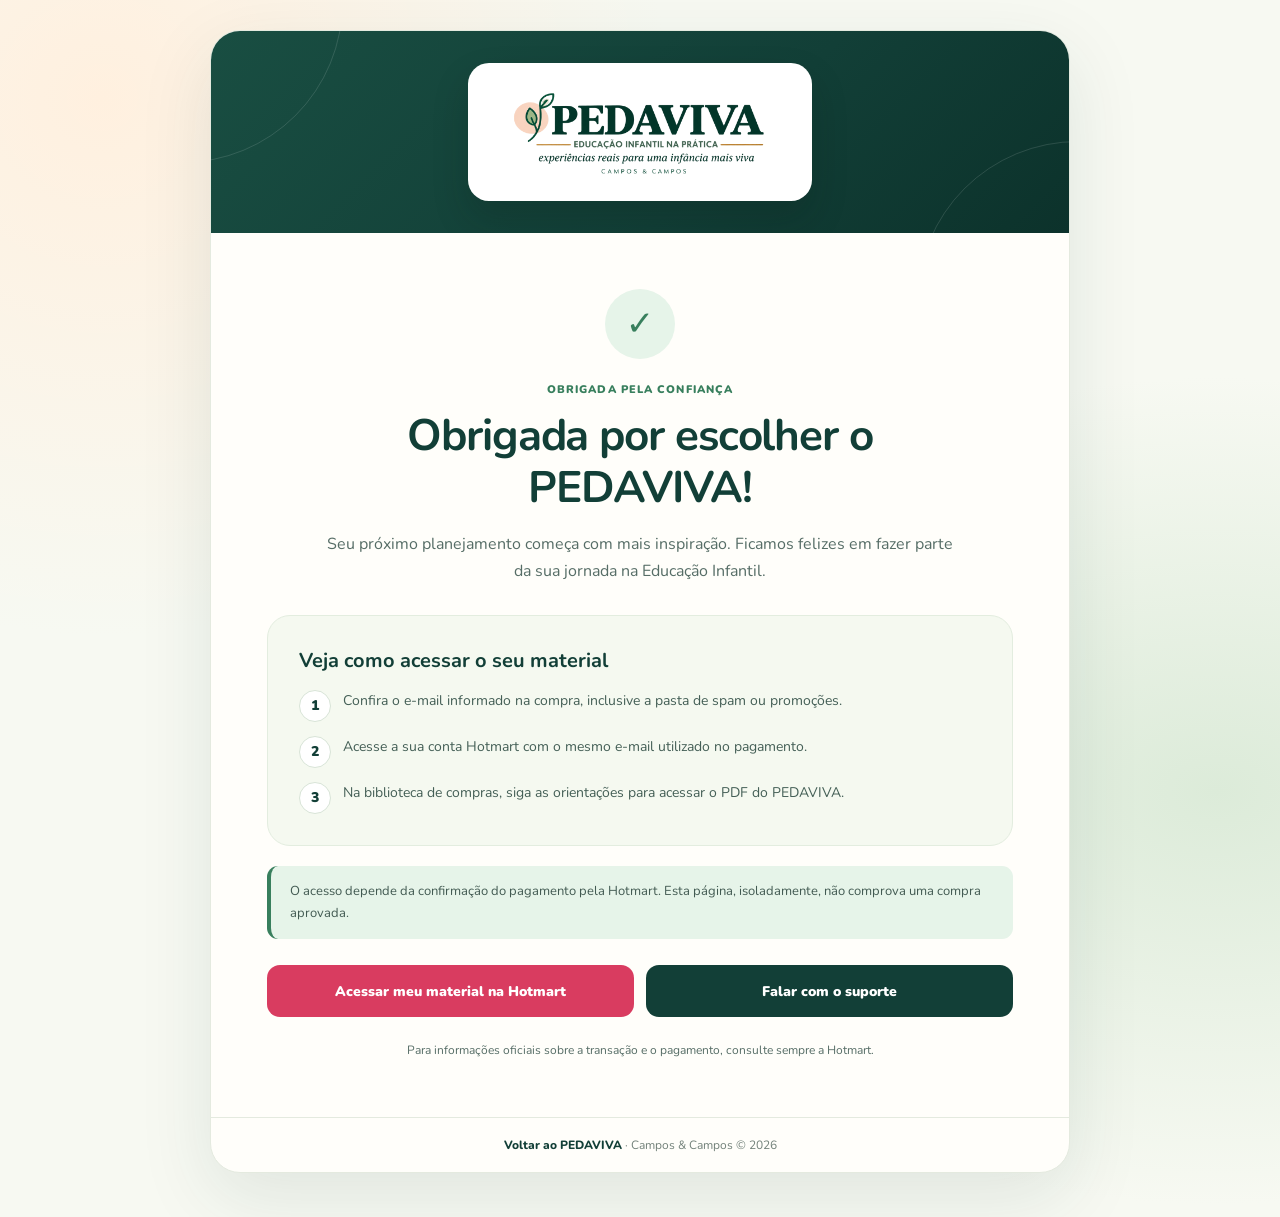
<file: obrigado/index.html>
<!doctype html>
<html lang="pt-BR">
<head><meta charset="utf-8"><meta name="viewport" content="width=device-width,initial-scale=1"><meta name="robots" content="noindex,nofollow"><meta name="theme-color" content="#123f37">
<title>Obrigada por escolher o PEDAVIVA! | PEDAVIVA</title><meta name="description" content="Orientações do PEDAVIVA sobre o status da sua compra e acesso ao material digital."><style>@import url('https://fonts.googleapis.com/css2?family=Nunito:wght@400;500;600;700;800;900&display=swap');
:root{--green:#123f37;--green2:#16584b;--pink:#d93c60;--ink:#193f36;--muted:#566d66;--edge:#e4eadf;--accent:#387f5d;--soft:#e6f4e9}*{box-sizing:border-box}html{scroll-behavior:smooth}body{margin:0;background:radial-gradient(ellipse at 8% 8%,#fff0df 0,transparent 34%),radial-gradient(ellipse at 95% 65%,#dcebd9 0,transparent 37%),#f7f9f2;font-family:Nunito,system-ui,-apple-system,Segoe UI,Arial,sans-serif;color:var(--ink);min-height:100vh}a:focus-visible{outline:3px solid #eaa93b;outline-offset:4px}.frame{width:min(860px,calc(100% - 32px));margin:30px auto 44px;border-radius:30px;overflow:hidden;background:#fffefa;border:1px solid var(--edge);box-shadow:0 24px 75px rgba(18,63,55,.10)}.banner{min-height:202px;display:grid;place-items:center;position:relative;overflow:hidden;background:linear-gradient(135deg,#194e42,var(--green) 60%,#0c322b);padding:30px}.banner:before,.banner:after{content:"";position:absolute;border:1px solid #ffffff20;border-radius:50%;width:320px;height:320px;pointer-events:none}.banner:before{left:-190px;top:-190px}.banner:after{right:-170px;bottom:-230px}.brand-card{display:grid;place-items:center;width:min(344px,100%);background:#fff;border-radius:21px;padding:18px 20px;box-shadow:0 18px 36px #081b1633;position:relative;z-index:1}.brand-card img{display:block;width:100%;height:auto}.main{padding:clamp(24px,5vw,56px)}.intro{text-align:center;max-width:630px;margin:auto}.state-icon{display:grid;place-items:center;width:70px;height:70px;border-radius:50%;background:var(--soft);color:var(--accent);font-size:34px;font-weight:900;margin:0 auto 18px}.eyebrow{display:inline-block;color:var(--accent);font-size:11px;font-weight:900;letter-spacing:.1em;margin-bottom:8px}h1{font-size:clamp(30px,4.8vw,44px);line-height:1.18;letter-spacing:-.025em;color:var(--green);margin:6px 0 16px}p{color:var(--muted);font-size:15px;line-height:1.7}.intro p{font-size:16px;margin:0}.section{margin-top:30px;background:#f5f9f0;border:1px solid #e3eddf;border-radius:23px;padding:clamp(21px,4vw,31px)}.section h2{font-size:20px;color:var(--green);margin:0 0 16px}.steps{counter-reset:step;list-style:none;padding:0;margin:0;display:grid;gap:14px}.steps li{display:grid;grid-template-columns:32px 1fr;gap:12px;align-items:start;font-size:14px;line-height:1.6;color:#445f56}.steps li:before{counter-increment:step;content:counter(step);display:grid;place-items:center;background:white;border:1px solid #d8e4d7;border-radius:50%;width:30px;height:30px;color:var(--green);font-weight:900}.alert{margin-top:20px;background:var(--soft);border-left:4px solid var(--accent);border-radius:11px;padding:15px 19px;font-size:13px;color:#425a52;line-height:1.65}.actions{display:grid;grid-template-columns:1fr 1fr;gap:12px;margin-top:26px}.btn{display:flex;justify-content:center;align-items:center;text-align:center;text-decoration:none;background:var(--pink);color:#fff;border-radius:13px;font-weight:900;min-height:52px;padding:13px 18px;font-size:14px;transition:transform .15s,filter .15s}.btn:hover{transform:translateY(-2px);filter:brightness(.96)}.btn.secondary{background:var(--green)}.disclaimer{font-size:12px;line-height:1.65;margin:24px 0 0;text-align:center}.foot{border-top:1px solid var(--edge);padding:19px 24px;text-align:center;font-size:12px;color:#728179}.foot a{color:var(--green);font-weight:800;text-decoration:none}@media(max-width:600px){.frame{width:calc(100% - 20px);margin:10px auto 24px;border-radius:22px}.banner{min-height:155px;padding:24px}.brand-card{max-width:290px;padding:13px;border-radius:17px}.main{padding:26px 20px}.section{margin-top:24px}.actions{grid-template-columns:1fr}.btn{width:100%}}@media(prefers-reduced-motion:reduce){html{scroll-behavior:auto}.btn{transition:none}}</style></head>
<body><div class="frame"><header class="banner"><div class="brand-card"><img src="../assets/logo-oficial.png" alt="PEDAVIVA — Educação Infantil na Prática"></div></header><main class="main"><div class="intro"><div class="state-icon" aria-hidden="true">✓</div><span class="eyebrow">OBRIGADA PELA CONFIANÇA</span><h1>Obrigada por escolher o PEDAVIVA!</h1><p>Seu próximo planejamento começa com mais inspiração. Ficamos felizes em fazer parte da sua jornada na Educação Infantil.</p></div><section class="section" aria-labelledby="steps-heading"><h2 id="steps-heading">Veja como acessar o seu material</h2><ol class="steps"><li>Confira o e-mail informado na compra, inclusive a pasta de spam ou promoções.</li><li>Acesse a sua conta Hotmart com o mesmo e-mail utilizado no pagamento.</li><li>Na biblioteca de compras, siga as orientações para acessar o PDF do PEDAVIVA.</li></ol></section><aside class="alert">O acesso depende da confirmação do pagamento pela Hotmart. Esta página, isoladamente, não comprova uma compra aprovada.</aside><div class="actions"><a class="btn" href="https://consumer.hotmart.com/" target="_blank" rel="noopener noreferrer">Acessar meu material na Hotmart</a><a class="btn secondary" href="https://wa.me/5519997141455?text=Ol%C3%A1!%20Preciso%20de%20ajuda%20para%20acessar%20o%20meu%20material%20PEDAVIVA." target="_blank" rel="noopener noreferrer">Falar com o suporte</a></div><p class="disclaimer">Para informações oficiais sobre a transação e o pagamento, consulte sempre a Hotmart.</p></main><footer class="foot"><a href="../">Voltar ao PEDAVIVA</a> · Campos &amp; Campos © 2026</footer></div></body></html>
</file>
